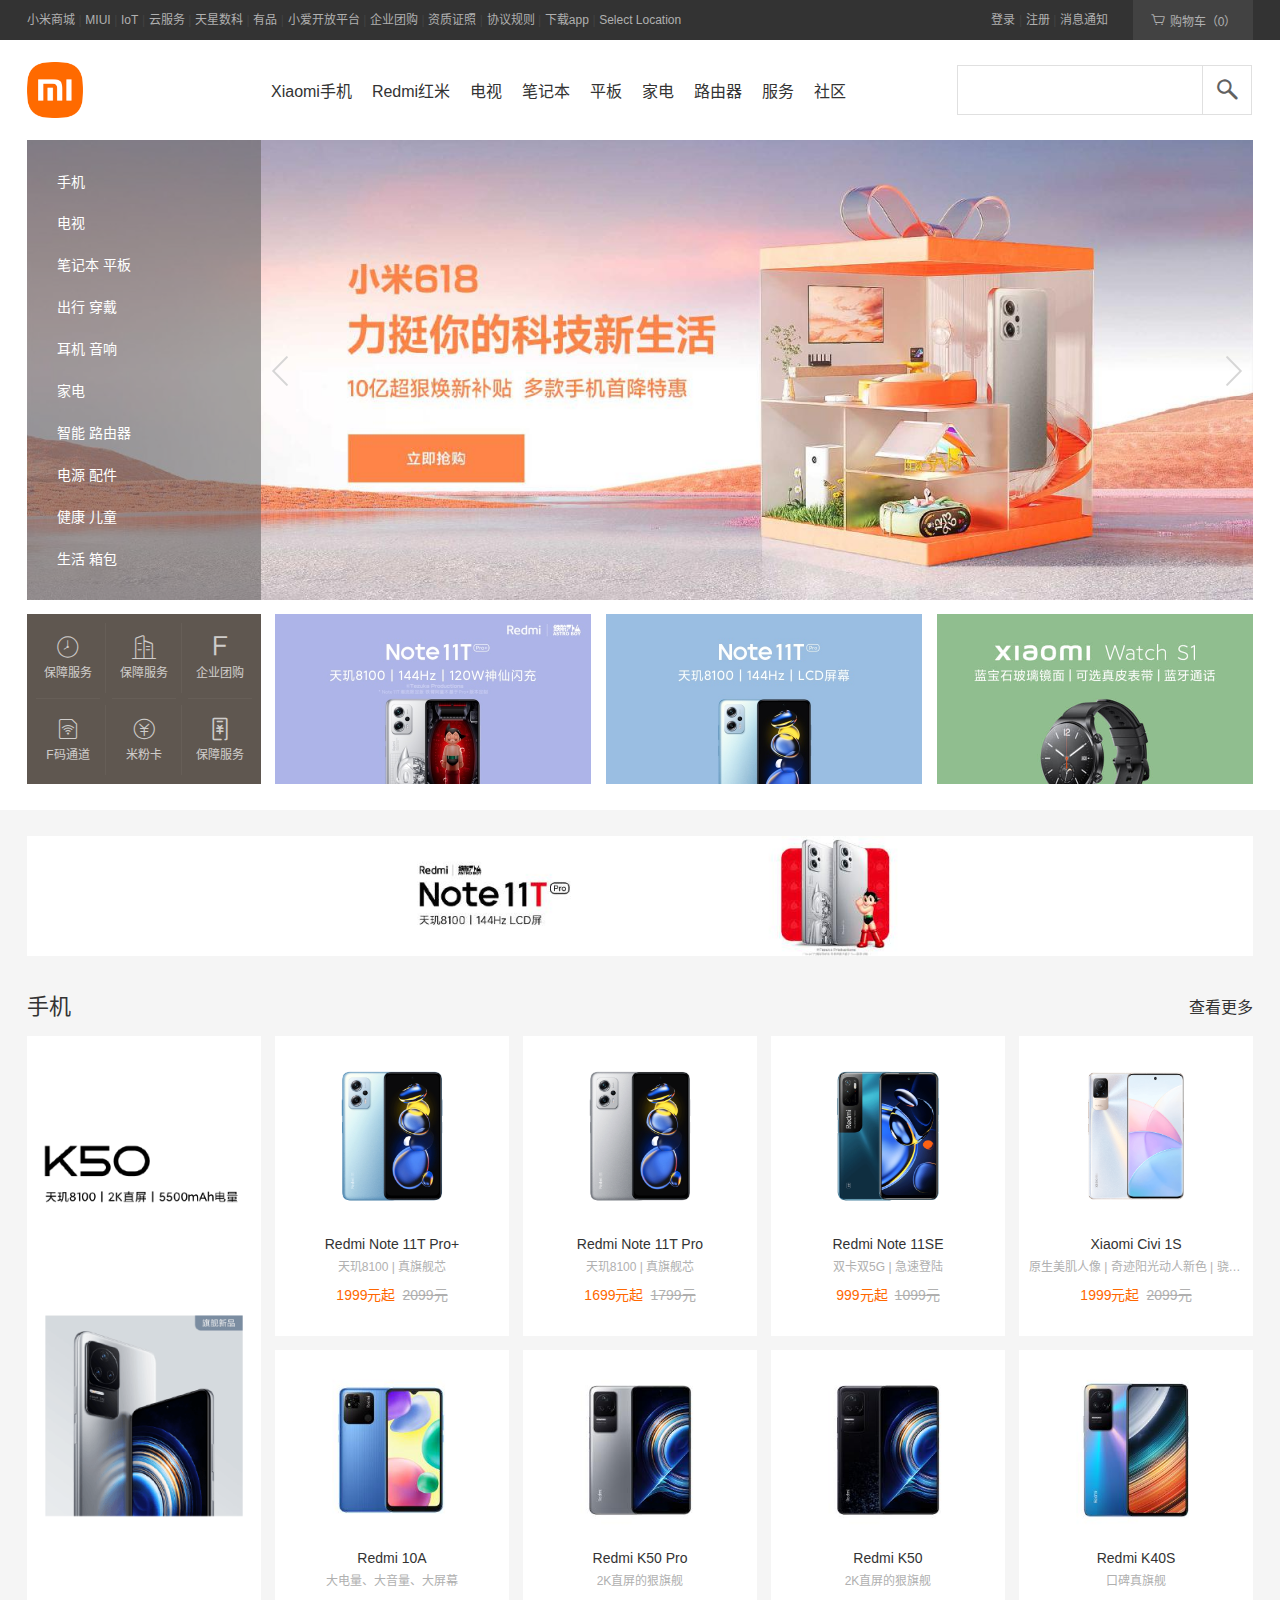
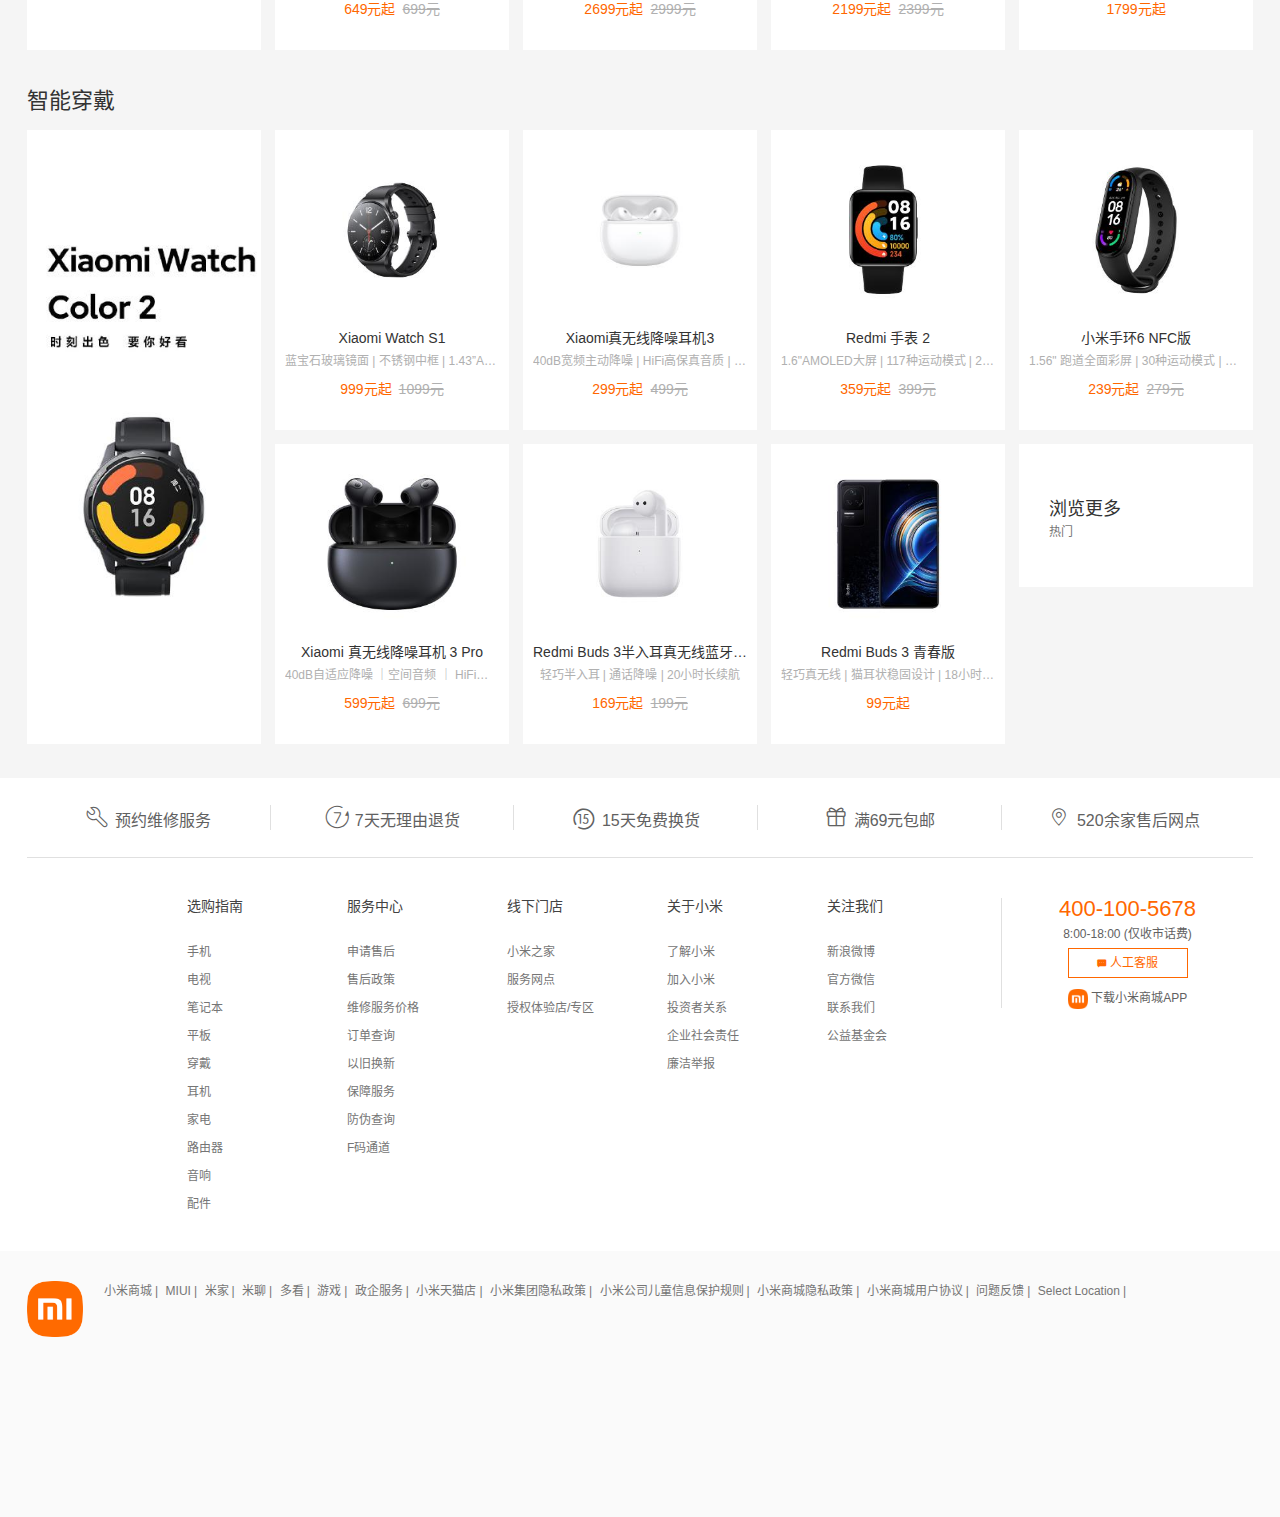
<file: Xiaomi/index.html>
<!DOCTYPE html>
<html lang="zh-CN">
<head>
	<meta charset="UTF-8">
	<meta name="viewport" content="width=device-width, initial-scale=1.0">
	<title>小米商城 - Xiaomi 11 Ultra、Redmi K20 Pro、MIX FOLD, 小米电视官方网站</title>
	<!--以下顺序不能变：网页图标，全局样式，字体图标，自己的样式-->
	<link rel="icon" href="images/favicon.ico">
	<link rel="stylesheet" href="css/reset.css">
	<link rel="stylesheet" href="css/iconfont.css">
	<link rel="stylesheet" href="css/styles.css">
</head>
<body>
	<!--header-->
	<div class="header">
		<div class="container">
			<!--左边的list-->
			<ul class="header-left">
				<li><a href="#">小米商城</a><span>|</span></li>
				<li><a href="#">MIUI</a><span>|</span></li>
				<li><a href="#">IoT</a><span>|</span></li>
				<li><a href="#">云服务</a><span>|</span></li>
				<li><a href="#">天星数科</a><span>|</span></li>
				<li><a href="#">有品</a><span>|</span></li>
				<li><a href="#">小爱开放平台</a><span>|</span></li>
				<li><a href="#">企业团购</a><span>|</span></li>
				<li><a href="#">资质证照</a><span>|</span></li>
				<li><a href="#">协议规则</a><span>|</span></li>
				<li><a href="#">下载app</a><span>|</span>
					<div class="download">
						<a href="#">
							<img src="images/78c30d4f259ed43ab20e810a522a6249.png" alt="">
							<p>小米商城APP</p>
						</a>
					</div>
					<!--那个三角形可以自己画出来！-->
					<!--triangle的div放在download前或后都可以，因为download已经是float的了-->
					<div class="triangle"></div>
				</li>
				<li><a href="#">Select Location</a></li>
			</ul>
			<!--右边的list-->
			<ul class="header-right">
				<li><a href="#">登录</a><span>|</span></li>
				<li><a href="#">注册</a><span>|</span></li>
				<li><a href="#">消息通知</a></li>
				<li class="cart">
					<a href="#">
						<i class="iconfont">&#xe652;</i>购物车（0）
					</a>
					<div class="cart-list">购物车中还没有商品，赶紧选购吧！</div>
				</li>
			</ul>
		</div>
	</div>
	
	<!--navigation bar-->
	<div class="nav">
		<div class="container">
			<div class="logo">
				<a href="#"><img src="images/logo-mi2.png" alt=""></a>
			</div>
			<div class="nav-bar">
				<ul>
					<li>
						<a href="#">Xiaomi手机</a>
						<div class="nav-bar-list"> <!--大概是由于父元素变了所以container约束不到了-->
							<div class="container">
								<ul>
									<li>
										<a href="#">
											<div class="image-div"><img src="images/88ae9b85c5f8fbdae2ea98d58a045e1e.webp" alt=""></div> <!--套这个div是为了加右边框-->
											<!--小米商城官网找不到竖杠相关内容是因为用了伪对象-->
											<p>Xiaomi Civi 1S</p>
											<p>2299元起</p>
									    </a>
								    </li>
								    <li>
										<a href="#">
											<div class="image-div"><img src="images/02ac31f8d3848f71617e074e8e50879e.webp" alt=""></div>
											<p>Xiaomi 12 Pro</p>
											<p>4199元起</p>
									    </a>
								    </li>
								    <li>
										<a href="#">
											<div class="image-div"><img src="images/34eec49ce46adcd4739e60a2b56062fc.webp" alt=""></div>
											<p>Xiaomi 12</p>
											<p>3199元起</p>
									    </a>
								    </li>
								    <li>
										<a href="#">
											<div class="image-div"><img src="images/075d45f17b32b39c98be850a5592bbee.webp" alt=""></div>
											<p>Xiaomi 12 X</p>
											<p>2399元起</p>
									    </a>
								    </li>
								    <li>
										<a href="#">
											<div class="image-div"><img src="images/88ae9b85c5f8fbdae2ea98d58a045e1e.webp" alt=""></div>
											<p>Xiaomi 11 青春活力版</p>
											<p>1799元起</p>
									    </a>
								    </li>
								    <li>
										<a href="#">
											<div class="image-div"><img src="images/88ae9b85c5f8fbdae2ea98d58a045e1e.webp" alt=""></div>
											<p>Xiaomi Civi</p>
											<p>2299元起</p>
									    </a>
								    </li>
								</ul>
							</div>							
						</div>
					</li>
					<li><a href="#">Redmi红米</a></li>
					<li><a href="#">电视</a></li>
					<li><a href="#">笔记本</a></li>
					<li><a href="#">平板</a></li>
					<li><a href="#">家电</a></li>
					<li><a href="#">路由器</a></li>
					<li><a href="#">服务</a></li>
					<li><a href="#">社区</a></li>
				</ul>
			</div>
			<div class="search">
				<input type="text">
				<a href="#" class="iconfont">&#xe60d;</a>
				<div class="search-list">
					<a href="#">全部商品</a>
					<a href="#">黑鲨5</a>
					<a href="#">手机</a>
					<a href="#">洗衣机</a>
					<a href="#">冰箱</a>
					<a href="#">风扇</a>
					<a href="#">净水器</a>
					<a href="#">电视</a>
				</div>
			</div>
		</div>
	</div>

	<!--banner-->
	<div class="banner">
		<div class="container">
			<div class="banner-box"></div>
			<div class="prev"></div>
			<div class="next"></div>
			<div class="slide">
				<ul>
					<li>
						<a href="#">手机<i class="iconfont"></i></a>
						<div class="slide-list list-4">
							<ul>
								<li><a href="#"><img src="images/d8aeccb0bad7f28a44aa89b2ddb51010.png" alt=""><span>Note 11T Pro+</span></a></li>
								<li><a href="#"><img src="images/5cef72d0fea727cdf62b8e18b3d039d1.png" alt=""><span>Note 11T Pro</span></a></li>
								<li><a href="#"><img src="images/6932d946285eb25ea28837eee21cbcd3.png" alt=""><span>Note 11SE</span></a></li>
								<li><a href="#"><img src="images/c680c8d69a77ebfa924af7daa1a854be.png" alt=""><span>Xiaomi Civi 1S</span></a></li>
								<li><a href="#"><img src="images/58eff3ffcf8df68e9ee8bbf90f1e8fa9.png" alt=""><span>黑鲨5 Pro</span></a></li>
								<li><a href="#"><img src="images/a75970583c27c5cfe61f8dcafc3245c1.png" alt=""><span>黑鲨5</span></a></li>
							</ul>
							<ul>
								<li><a href="#"><img src="images/aa7c5302bf6c8e040b084dee50fa699f.webp" alt=""><span>智能家庭</span></a></li>
								<li><a href="#"><img src="images/21fedf7ba9019bce59cbc4856f907076.jpg" alt=""><span>对讲机</span></a></li>
								<li><a href="#"><img src="images/067f4a6f0ffb264ed40734a97deae52d.jpg" alt=""><span>摄像机</span></a></li>
								<li><a href="#"><img src="images/4fb7885d49255b93f7245aa53501294c.jpg" alt=""><span>智能门锁</span></a></li>
								<li><a href="#"><img src="images/feaab5bd13257dbe8f30b80b6a4472be.jpg" alt=""><span>视频门铃</span></a></li>
								<li><a href="#"><img src="images/90b75c1046e486c19f14effd9b45f488.png" alt=""><span>小爱老师</span></a></li>
							</ul>
							<ul>
								<li><a href="#"><img src="images/6c5a536995472fde3a919222adab2778.webp" alt=""><span>Note 11T Pro+</span></a></li>
								<li><a href="#"><img src="images/435f8b56d41de210d1c4598f4f00fa50.webp" alt=""><span>Note 11T Pro</span></a></li>
								<li><a href="#"><img src="images/5ef6c2d63df78e140afab6ac3c088fac.jpg" alt=""><span>Note 11SE</span></a></li>
								<li><a href="#"><img src="images/b1c8b0308b1591ab93b7fe0937a52427.webp" alt=""><span>Xiaomi Civi 1S</span></a></li>
								<li><a href="#"><img src="images/5a18e471294cf49b6937ae90fac6d583.webp" alt=""><span>黑鲨5 Pro</span></a></li>
								<li><a href="#"><img src="images/4670a965ac5f0dd32689e06c27cea78f.webp" alt=""><span>黑鲨5</span></a></li>
							</ul>
							<ul>
								<li><a href="#"><img src="images/6c5a536995472fde3a919222adab2778.webp" alt=""><span>Note 11T Pro+</span></a></li>
								<li><a href="#"><img src="images/435f8b56d41de210d1c4598f4f00fa50.webp" alt=""><span>Note 11T Pro</span></a></li>
								<li><a href="#"><img src="images/5ef6c2d63df78e140afab6ac3c088fac.jpg" alt=""><span>Note 11SE</span></a></li>
								<li><a href="#"><img src="images/b1c8b0308b1591ab93b7fe0937a52427.webp" alt=""><span>Xiaomi Civi 1S</span></a></li>
								<li><a href="#"><img src="images/5a18e471294cf49b6937ae90fac6d583.webp" alt=""><span>黑鲨5 Pro</span></a></li>
								<li><a href="#"><img src="images/4670a965ac5f0dd32689e06c27cea78f.webp" alt=""><span>黑鲨5</span></a></li>
							</ul>
						</div>
					</li>
					<li><a href="#">电视</a></li>
					<li><a href="#">笔记本 平板</a></li>
					<li><a href="#">出行 穿戴</a></li>
					<li><a href="#">耳机 音响</a></li>
					<li><a href="#">家电</a></li>
					<li>
						<a href="#">智能 路由器</a>
						<div class="slide-list list-3">
							<ul>
								<li><a href="#"><img src="images/6c5a536995472fde3a919222adab2778.webp" alt=""><span>CyberDog</span></a></li>
								<li><a href="#"><img src="images/435f8b56d41de210d1c4598f4f00fa50.webp" alt=""><span>MIJIA K歌麦克风</span></a></li>
								<li><a href="#"><img src="images/5ef6c2d63df78e140afab6ac3c088fac.jpg" alt=""><span>打印机</span></a></li>
								<li><a href="#"><img src="images/b1c8b0308b1591ab93b7fe0937a52427.webp" alt=""><span>喷墨打印机</span></a></li>
								<li><a href="#"><img src="images/5a18e471294cf49b6937ae90fac6d583.webp" alt=""><span>喷墨打印机墨水</span></a></li>
								<li><a href="#"><img src="images/4670a965ac5f0dd32689e06c27cea78f.webp" alt=""><span>小米路由器</span></a></li>
							</ul>
							<ul>
								<li><a href="#"><img src="images/aa7c5302bf6c8e040b084dee50fa699f.webp" alt=""><span>智能家庭</span></a></li>
								<li><a href="#"><img src="images/21fedf7ba9019bce59cbc4856f907076.jpg" alt=""><span>对讲机</span></a></li>
								<li><a href="#"><img src="images/067f4a6f0ffb264ed40734a97deae52d.jpg" alt=""><span>摄像机</span></a></li>
								<li><a href="#"><img src="images/4fb7885d49255b93f7245aa53501294c.jpg" alt=""><span>智能门锁</span></a></li>
								<li><a href="#"><img src="images/feaab5bd13257dbe8f30b80b6a4472be.jpg" alt=""><span>视频门铃</span></a></li>
								<li><a href="#"><img src="images/90b75c1046e486c19f14effd9b45f488.png" alt=""><span>小爱老师</span></a></li>
							</ul>
							<ul>
								<li><a href="#"><img src="images/399b717a9d27252f21e32a981403c1c0.webp" alt=""><span>Redmi路由器</span></a></li>
								<li><a href="#"><img src="images/7242436b36197a81d73b67ce6a5f26f5.webp" alt=""><span>小爱音箱</span></a></li>
							</ul>
						</div>
					</li>
					<li>
						<a href="#">电源 配件</a>
						<div class="slide-list list-2">
							<ul>
								<li><a href="#"><img src="images/6c5a536995472fde3a919222adab2778.webp" alt=""><span>CyberDog</span></a></li>
								<li><a href="#"><img src="images/435f8b56d41de210d1c4598f4f00fa50.webp" alt=""><span>MIJIA K歌麦克风</span></a></li>
								<li><a href="#"><img src="images/5ef6c2d63df78e140afab6ac3c088fac.jpg" alt=""><span>打印机</span></a></li>
								<li><a href="#"><img src="images/b1c8b0308b1591ab93b7fe0937a52427.webp" alt=""><span>喷墨打印机</span></a></li>
								<li><a href="#"><img src="images/5a18e471294cf49b6937ae90fac6d583.webp" alt=""><span>喷墨打印机墨水</span></a></li>
								<li><a href="#"><img src="images/4670a965ac5f0dd32689e06c27cea78f.webp" alt=""><span>小米路由器</span></a></li>
							</ul>
							<ul>
								<li><a href="#"><img src="images/aa7c5302bf6c8e040b084dee50fa699f.webp" alt=""><span>智能家庭</span></a></li>
								<li><a href="#"><img src="images/21fedf7ba9019bce59cbc4856f907076.jpg" alt=""><span>对讲机</span></a></li>
								<li><a href="#"><img src="images/067f4a6f0ffb264ed40734a97deae52d.jpg" alt=""><span>摄像机</span></a></li>
								<li><a href="#"><img src="images/4fb7885d49255b93f7245aa53501294c.jpg" alt=""><span>智能门锁</span></a></li>
								<li><a href="#"><img src="images/feaab5bd13257dbe8f30b80b6a4472be.jpg" alt=""><span>视频门铃</span></a></li>
							</ul>
						</div>
					</li>
					<li><a href="#">健康 儿童</a></li>
					<li><a href="#">生活 箱包</a></li>
				</ul>
			</div>
		</div>
	</div>

	<!--Advertisement(未完成)-->
	<div class="adv">
		<div class="container">
			<div class="adv-list">
				<ul>
					<li class="row col">
						<a href="#">
							<i class="iconfont">&#xe65a;</i>
							保障服务
						</a>
					</li>
					<li class="row col">
						<a href="#">
							<i class="iconfont">&#xe646;</i>
							保障服务
						</a>
					</li>
					<li class="row">
						<a href="#">
							<i class="iconfont">&#xf003d;</i>
							企业团购
						</a>
					</li>
					<li class="col">
						<a href="#">
							<i class="iconfont">&#xe894;</i>
							F码通道
						</a>
					</li>
					<li class="col">
						<a href="#">
							<i class="iconfont">&#xe631;</i>
							米粉卡
						</a>
					</li>
					<li>
						<a href="#">
							<i class="iconfont">&#xe66f;</i>
							保障服务
						</a>
					</li>
				</ul>
			</div>
			<div class="adv-picture first-picture"><a href="#"><img src="images/2596938425e8d9019ffae94fbcfa4524.jpg" alt=""></a></div>
			<div class="adv-picture"><a href="#"><img src="images/d0c0c4d84bc85c12d936bf5d8775af44.jpg" alt=""></a></div>
			<div class="adv-picture"><a href="#"><img src="images/28c13d0d11b38ec17fa5d83bc6ba5912.jpg" alt=""></a></div>
		</div>
	</div>

	<!--主题-->
	<div class="page-main">
		<div class="container">
			<!--广告1：手机-->
			<!--长条广告-->
			<div class="long-ad"><a href="#"><img src="images/b2a3468c474addf9140a21cc77a87d5c.jpeg" alt=""></a></div>
			<!--手机块-->
			<div class="main-brick-box">
				<div class="brick-box-title">
					<h2>手机</h2>
					<div class="more"><a href="#">查看更多<i class="iconfont"></i></a></div>
				</div>
				<div class="brick-box-row">
					<a href="#"><img src="images/ac5cafc68c10ce4471869d378f594b52.png" alt=""></a>
					<div class="brick-box-products">
						<ul>
							<li>
								<a href="#">
									<img src="images/211bb83776a8e0c8358732c3f3aa2864.png" alt="">
								    <h3>Redmi Note 11T Pro+</h3>
								    <p>天玑8100 | 真旗舰芯</p>
								    <div>1999元起<span>2099元</span></div>
								</a>
							</li>
							<li>
								<a href="#">
									<img src="images/5713971c4bb6512743dfd06023080268.png" alt="">
								    <h3>Redmi Note 11T Pro</h3>
								    <p>天玑8100 | 真旗舰芯</p>
								    <div>1699元起<span>1799元</span></div>
								</a>
							</li>
							<li>
								<a href="#">
									<img src="images/7fccce9e65aff2d7c913e40f4bee1b0b.png" alt="">
								    <h3>Redmi Note 11SE</h3>
								    <p>双卡双5G | 急速登陆</p>
								    <div>999元起<span>1099元</span></div>
								</a>
							</li>
							<li>
								<a href="#">
									<img src="images/0bcd64f412dfb5e15695fa96d21ecb23.png" alt="">
								    <h3>Xiaomi Civi 1S</h3>
								    <p>原生美肌人像 | 奇迹阳光动人新色 | 骁龙778G Plus</p>
								    <div>1999元起<span>2099元</span></div>
								</a>
							</li>
							<li>
								<a href="#">
									<img src="images/d764150a470174741d8b0b04515f7a78.jpg" alt="">
								    <h3>Redmi 10A</h3>
								    <p>大电量、大音量、大屏幕</p>
								    <div>649元起<span>699元</span></div>
								</a>
							</li>
							<li>
								<a href="#">
									<img src="images/18d2099cb0b05bbd23cb1915dfc9d0d6.jpg" alt="">
								    <h3>Redmi K50 Pro</h3>
								    <p>2K直屏的狠旗舰</p>
								    <div>2699元起<span>2999元</span></div>
								</a>
							</li>
							<li>
								<a href="#">
									<img src="images/28c14106b688ac7ae88e761564789b37.jpg" alt="">
								    <h3>Redmi K50</h3>
								    <p>2K直屏的狠旗舰</p>
								    <div>2199元起<span>2399元</span></div>
								</a>
							</li>
							<li>
								<a href="#">
									<img src="images/28febc579eaea6b07c96c0ec48b89f7a.jpg" alt="">
								    <h3>Redmi K40S</h3>
								    <p>口碑真旗舰</p>
								    <div>1799元起</div>
								</a>
							</li>
						</ul>
					</div>
				</div>
			</div>

			<!--广告2：智能穿戴-->
			<div class="main-brick-box">
				<div class="brick-box-title">
					<h2>智能穿戴</h2>
				</div>
				<div class="brick-box-row">
					<a href="#"><img src="images/9895c56a7b792fb9053e3085fc261072.jpg" alt=""></a>
					<div class="brick-box-products">
						<ul>
							<li>
								<a href="#">
									<img src="images/b8259e8fb355acf168c66f75d375c6af.jpg" alt="">
								    <h3>Xiaomi Watch S1</h3>
								    <p>蓝宝石玻璃镜面 | 不锈钢中框 | 1.43”AMOLED大屏幕</p>
								    <div>999元起<span>1099元</span></div>
								</a>
							</li>
							<li>
								<a href="#">
									<img src="images/0b271a074e087848357aa61ae665b214.jpg" alt="">
								    <h3>Xiaomi真无线降噪耳机3</h3>
								    <p>40dB宽频主动降噪 | HiFi高保真音质 | HRTF专业调音</p>
								    <div>299元起<span>499元</span></div>
								</a>
							</li>
							<li>
								<a href="#">
									<img src="images/f84503dbf5adbdf17111c61d4a7cf893.jpg" alt="">
								    <h3>Redmi 手表 2</h3>
								    <p>1.6"AMOLED大屏 | 117种运动模式 | 24小时心率监测</p>
								    <div>359元起<span>399元</span></div>
								</a>
							</li>
							<li>
								<a href="#">
									<img src="images/b28153b80cb2c67564608e56d5c2f3f3.jpg" alt="">
								    <h3>小米手环6 NFC版</h3>
								    <p>1.56" 跑道全面彩屏 | 30种运动模式 | 24小时心率监测</p>
								    <div>239元起<span>279元</span></div>
								</a>
							</li>
							<li>
								<a href="#">
									<img src="images/0cc4e8e58d7288cd8dff13b98bdc3ea8.jpg" alt="">
								    <h3>Xiaomi 真无线降噪耳机 3 Pro</h3>
								    <p>40dB自适应降噪 ｜空间音频 ｜ HiFi高保真音质</p>
								    <div>599元起<span>699元</span></div>
								</a>
							</li>
							<li>
								<a href="#">
									<img src="images/11570d5371f16d2d9b19f504e09d01f0.jpg" alt="">
								    <h3>Redmi Buds 3半入耳真无线蓝牙耳机</h3>
								    <p>轻巧半入耳 | 通话降噪 | 20小时长续航</p>
								    <div>169元起<span>199元</span></div>
								</a>
							</li>
							<li>
								<a href="#">
									<img src="images/28c14106b688ac7ae88e761564789b37.jpg" alt="">
								    <h3>Redmi Buds 3 青春版</h3>
								    <p>轻巧真无线 | 猫耳状稳固设计 | 18小时长续航</p>
								    <div>99元起</div>
								</a>
							</li>
							<li class="last-item">
								<div>
									<div>浏览更多<small>热门</small></div>
									<i class="iconfont"></i>
								</div>
							</li>
						</ul>
					</div>
				</div>
			</div>

			<!-- 
			<div class="main-brick-box">
				<div class="brick-box-title">
					<h2>家电</h2>
				</div>
				<div class="brick-box-row">
					<a href="#"><div class="double-imgs"></div></a>
					<div class="brick-box-products">
						<ul>
							<li>
								<a href="#">
									<img src="images/b8259e8fb355acf168c66f75d375c6af.jpg" alt="">
								    <h3>Xiaomi Watch S1</h3>
								    <p>蓝宝石玻璃镜面 | 不锈钢中框 | 1.43”AMOLED大屏幕</p>
								    <div>999元起<span>1099元</span></div>
								</a>
							</li>
							<li>
								<a href="#">
									<img src="images/0b271a074e087848357aa61ae665b214.jpg" alt="">
								    <h3>Xiaomi真无线降噪耳机3</h3>
								    <p>40dB宽频主动降噪 | HiFi高保真音质 | HRTF专业调音</p>
								    <div>299元起<span>499元</span></div>
								</a>
							</li>
							<li>
								<a href="#">
									<img src="images/f84503dbf5adbdf17111c61d4a7cf893.jpg" alt="">
								    <h3>Redmi 手表 2</h3>
								    <p>1.6"AMOLED大屏 | 117种运动模式 | 24小时心率监测</p>
								    <div>359元起<span>399元</span></div>
								</a>
							</li>
							<li>
								<a href="#">
									<img src="images/b28153b80cb2c67564608e56d5c2f3f3.jpg" alt="">
								    <h3>小米手环6 NFC版</h3>
								    <p>1.56" 跑道全面彩屏 | 30种运动模式 | 24小时心率监测</p>
								    <div>239元起<span>279元</span></div>
								</a>
							</li>
							<li>
								<a href="#">
									<img src="images/0cc4e8e58d7288cd8dff13b98bdc3ea8.jpg" alt="">
								    <h3>Xiaomi 真无线降噪耳机 3 Pro</h3>
								    <p>40dB自适应降噪 ｜空间音频 ｜ HiFi高保真音质</p>
								    <div>599元起<span>699元</span></div>
								</a>
							</li>
							<li>
								<a href="#">
									<img src="images/11570d5371f16d2d9b19f504e09d01f0.jpg" alt="">
								    <h3>Redmi Buds 3半入耳真无线蓝牙耳机</h3>
								    <p>轻巧半入耳 | 通话降噪 | 20小时长续航</p>
								    <div>169元起<span>199元</span></div>
								</a>
							</li>
							<li>
								<a href="#">
									<img src="images/28c14106b688ac7ae88e761564789b37.jpg" alt="">
								    <h3>Redmi Buds 3 青春版</h3>
								    <p>轻巧真无线 | 猫耳状稳固设计 | 18小时长续航</p>
								    <div>99元起</div>
								</a>
							</li>
							<li class="last-item">
								<div>
									<div>浏览更多<small>热门</small></div>
									<i class="iconfont"></i>
								</div>
							</li>
						</ul>
					</div>
				</div>
			</div> -->

			<!--视频-->
			<!-- <div class="video">
				<div class="brick-box-title">
					<h2>视频</h2>
					<div class="more"><a href="#">查看全部<i class="iconfont"></i></a></div>
				</div>
				<div class="video-box">
					<ul>
						<li class="video-items">
							<a href="#">
								<div class="video-img"></div>
							</a>
						</li>
						<li class="video-items"><a href="#"></a></li>
						<li class="video-items"><a href="#"></a></li>
						<li class="video-items"><a href="#"></a></li>
					</ul>
				</div>
			</div> -->
		</div>
	</div>

	<!--footer-->
	<div class="footer">
		<div class="site-footer">
			<div class="container">
				<div class="footer-service">
					<ul>
						<li><a href="#"><i class="iconfont">&#xe659;</i>预约维修服务</a></li>
						<li><a href="#"><i class="iconfont">&#xe61f;</i>7天无理由退货</a></li>
						<li><a href="#"><i class="iconfont">&#xe606;</i>15天免费换货</a></li>
						<li><a href="#"><i class="iconfont">&#xf01da;</i>满69元包邮</a></li>
						<li><a href="#"><i class="iconfont">&#xe61c;</i>520余家售后网点</a></li>
					</ul>
				</div>
				<div class="footer-links">
					<dl>
						<dt></dt>
					</dl>
					<dl>
						<dt>选购指南</dt>
						<dd><a href="#">手机</a></dd>
						<dd><a href="#">电视</a></dd>
						<dd><a href="#">笔记本</a></dd>
						<dd><a href="#">平板</a></dd>
						<dd><a href="#">穿戴</a></dd>
						<dd><a href="#">耳机</a></dd>
						<dd><a href="#">家电</a></dd>
						<dd><a href="#">路由器</a></dd>
						<dd><a href="#">音响</a></dd>
						<dd><a href="#">配件</a></dd>
					</dl>
					<dl>
						<dt>服务中心</dt>
						<dd><a href="#">申请售后</a></dd>
						<dd><a href="#">售后政策</a></dd>
						<dd><a href="#">维修服务价格</a></dd>
						<dd><a href="#">订单查询</a></dd>
						<dd><a href="#">以旧换新</a></dd>
						<dd><a href="#">保障服务</a></dd>
						<dd><a href="#">防伪查询</a></dd>
						<dd><a href="#">F码通道</a></dd>
					</dl>
					<dl>
						<dt>线下门店</dt>
						<dd><a href="#">小米之家</a></dd>
						<dd><a href="#">服务网点</a></dd>
						<dd><a href="#">授权体验店/专区</a></dd>
					</dl>
					<dl>
						<dt>关于小米</dt>
						<dd><a href="#">了解小米</a></dd>
						<dd><a href="#">加入小米</a></dd>
						<dd><a href="#">投资者关系</a></dd>
						<dd><a href="#">企业社会责任</a></dd>
						<dd><a href="#">廉洁举报</a></dd>
					</dl>
					<dl>
						<dt>关注我们</dt>
						<dd><a href="#">新浪微博</a></dd>
						<dd><a href="#">官方微信</a></dd>
						<dd><a href="#">联系我们</a></dd>
						<dd><a href="#">公益基金会</a></dd>
					</dl>

					<div class="contact">
						<p class="phone">400-100-5678</p>
						<p>8:00-18:00 (仅收市话费)</p>
						<a href="#"><i class="iconfont">&#xe958;</i> 人工客服</a>
						<div class="follow"><img src="images/logo-mi2.png" alt=""> 下载小米商城APP</div>
					</div>
				</div>
			</div>
		</div>
		<div class="site-info">
			<div class="container">
				<img class="logo-bottom" src="images/logo-mi2.png" alt="">
				<div class="info-text">
					<p class="site">
						<a href="#">小米商城</a><span>|</span>
						<a href="#">MIUI</a><span>|</span>
						<a href="#">米家</a><span>|</span>
						<a href="#">米聊</a><span>|</span>
						<a href="#">多看</a><span>|</span>
						<a href="#">游戏</a><span>|</span>
						<a href="#">政企服务</a><span>|</span>
						<a href="#">小米天猫店</a><span>|</span>
						<a href="#">小米集团隐私政策</a><span>|</span>
						<a href="#">小米公司儿童信息保护规则</a><span>|</span>
						<a href="#">小米商城隐私政策</a><span>|</span>
						<a href="#">小米商城用户协议</a><span>|</span>
						<a href="#">问题反馈</a><span>|</span>
						<a href="#">Select Location</a><span>|</span>
					</p>
				</div>
			</div>
		</div>
	</div>
</body>
</html>
</file>
<file: Xiaomi/css/iconfont.css>
@font-face {
  font-family: "iconfont"; /* Project id  */
  src: url('iconfont.ttf?t=1655192626870') format('truetype');
}

.iconfont {
  font-family: "iconfont" !important;
  font-size: 16px;
  font-style: normal;
  -webkit-font-smoothing: antialiased;
  -moz-osx-font-smoothing: grayscale;
}

.icon-F:before {
  content: "\f003d";
}

.icon-15tianwuliyoutuihuo:before {
  content: "\e606";
}

.icon-liwuhuodong:before {
  content: "\f01da";
}

.icon-24huafei:before {
  content: "\e66f";
}

.icon-qian:before {
  content: "\e631";
}

.icon-banshou:before {
  content: "\e659";
}

.icon-wifidianhuaqia:before {
  content: "\e894";
}

.icon-fangdajing:before {
  content: "\e60d";
}

.icon-didian:before {
  content: "\e61c";
}

.icon-24gf-bubbleDots3:before {
  content: "\e958";
}

.icon-qiye:before {
  content: "\e646";
}

.icon-gouwuche:before {
  content: "\e652";
}

.icon-shizhong:before {
  content: "\e65a";
}

.icon-7tiantuihuanhuo:before {
  content: "\e61f";
}
</file>
<file: Xiaomi/css/styles.css>
/*header CSS*/
.header{
	width: 100%;
	height: 40px;
	background-color: #333;
	/*Inheritance Property*/
	line-height: 40px;
	font-size: 12px;
	color: #b0b0b0;
}

.container{
	/*一般还可以加一个height（看情况而定）*/
	margin: 0 auto; /*第一个为上下边距，第二个为左右边距*/
	width: 1226px;
	/*test*/
	/*background-color: red;
	height: 40px;*/
}

.header-left{
	float: left;
}
.header-right{
	float: right;
}

.header li{
	position: relative;
	float: left; /*右浮的话顺序会反过来，所以分块需要在父级就做好*/
}

.header a{
	color: #b0b0b0;
}
.header a:hover{
	color: #fff;
}

.header span{
	color: #424242;
	margin: 0 .3em;
}

.cart{
	position: relative;
	margin-left: 25px;
	height: 40px;
	width: 120px;
	background-color: #424242;
	color: #b0b0b0;
	line-height: 40px;
	/*让鼠标在cart上面就是小手*/
	cursor: pointer;
	transition: all .2s;
}
.cart i{
	margin-right: 4px;
}
.cart:hover{
	background-color: #fff;
	color: #ff6700;
}
.cart:hover a{
	color: #ff6700;
}
/*购物车的近下拉菜单*/
.cart-list{
	z-index: 900;
	width: 316px;
	height: 0; /*为后面做从上往下出现的渐变做铺垫*/
	background-color: #fff;
	box-shadow: 0 2px 10px rgba(0,0,0,.15); /*水平阴影 垂直阴影 模糊度*/
	position: absolute; /*相对于父级的relative定位*/
	top: 40px;
	right: 0;
	color: #424242;
	/*在默认情况下隐藏 - 在height为0的情况下，字体溢出，隐藏*/
	overflow: hidden;
	transition: all .3s;
}
/*在hover到cart上时出现*/
.cart:hover>.cart-list{
	height: 100px;
	line-height: 100px;
}

/*下载app近下拉页面*/
.download{
	z-index: 900;
	width: 124px;
	height: 0;
	overflow: hidden;
	transition: all .3s;
	background-color: #fff;
	box-shadow: 0 1px 5px #aaa;
	position: absolute;
	top: 40px;
	left: 50%;
	margin-left: -62px;
}
.download img{
	width: 90px;
	height: 90px;
	margin-top: 18px;
	margin-bottom: 12px;
}
.download p{
	font-size: 14px;
	line-height: 1;
	color: #333;
}
.header-left>li:hover>.download{ /*这么写确保到download块上就能出浮窗；只有下载APP的li有子代download，所以只有到下载APP上伪类有效*/
	height: 148px;
}
.triangle{
	width: 0;
	height: 0;
	border-bottom: 8px solid #fff;
	border-left: 8px solid transparent;
	border-right: 8px solid transparent;
	position: absolute;
	bottom: 0;
	left: 50%;
	margin-left: -8px;
	display: none;
}
.header-left>li:hover>.triangle{
	display: block;
}

/*navigation bar CSS*/
.nav{
	background-color: #fff;
	width: 100%;
	height: 100px;
	position: relative;

}
.logo{
	width: 62px;
	height: 56px;
	margin-top: 22px;
	float: left;
	text-align: left;
}
.logo img{
	width: 56px;
	height: 56px;
}
.logo img:hover{
	transform: translateX(.5px);
}

.nav-bar{
	width: 868px;
	height: 100px;
	float: left;
	padding-left: 172px;
	box-sizing: border-box;
}
.nav-bar>ul>li{ /*不用nav-bar li是因为接下来li下还会有无序列表*/
	float: left;
	font-size: 16px;
	padding: 38px 10px; /*上下 左右*/
}
.nav-bar>ul>li>a:hover{
	color: #ff6700;
}
/*nav-bar的下拉列表*/
.nav-bar-list{
	z-index: 850;
	display: none;
	width: 100%;
	height: 230px;
	border-top: 1px solid #e0e0e0;
	box-sizing: border-box;
	background-color: #fff;
	box-shadow: 0 3px 4px rgba(0, 0, 0, .18);
	position: absolute;
	left: 0;
	top: 100px;
}
.nav-bar li:hover>.nav-bar-list{ /*这样写保证到nav-bar-list上也会保持存在*/
	display: block;
}
/*下拉列表的内容*/
.nav-bar-list li{
	float: left;
	width: 204px;
	padding-top: 35px; /*下面没设padding是因为整个li是由内容撑起来的*/
}
.nav-bar-list .image-div{
	width: 100%;
	height: 110px;
	border-right: 1px solid #e0e0e0;
	box-sizing: border-box;
	margin-bottom: 20px;
}
.nav-bar-list div img{
	height: 110px;
}
.nav-bar-list p{
	font-size: 12px;
	line-height: 20px;
	color: #333;
}
.nav-bar-list p:nth-of-type(2){
	color: #ff6700;
}
.nav-bar-list li:last-child .image-div{
	border-right: none;
}

.search{
	position: relative;
	width: 296px;
	height: 50px;
	margin-top: 25px;
	float: left;
}
.search>input{
	float: left;
	height: 50px;
	width: 245px;
	border: 1px solid #e0e0e0;
	border-right: none;
	padding: 0px 10px;
	box-sizing: border-box;
	outline: none; /*去掉默认点击后黑框*/
	transition: all .2s;
}
.search>input:hover, .search>input:hover+a{ /*","selector: ||*/
	border-color: #b0b0b0;
}
.search>input:focus, .search>input:focus+a{ /*focus模拟点击*/
	border-color: #ff6700;
}
.search>a{
	width: 50px;
	height: 50px;
	float: left;
	border: 1px solid #e0e0e0;
	box-sizing: border-box;
	font-size: 24px;
	color: #616161;
	line-height: 48px;
	transition: all .2s;
}
.search>a:hover{
	border-color: #ff6700;
	background-color: #ff6700;
	color: #fff;
}
.search-list{
	z-index: 850;
	position: absolute;
	top: 50px;
	width: 246px;
	height: 241px;
	border: 1px solid #ff6700;
	border-top: none;
	box-sizing: border-box;
	background-color: #fff;
	display: none;
}
.search>input:focus~.search-list{
	display: block;
}
.search-list>a{
	box-sizing: border-box;
	display: block;
	width: 243px;
	height: 30px;
	padding: 6px 15px;
	text-align: left;
	font-size: 12px;
	color: #424242;
}

/*Banner CSS*/
.banner{
	height: 460px;
	width: 100%;
}
.banner>.container{
	position: relative;
}
.banner-box{
	height: 460px;
	width: 1226px;
	background-image: url(../images/ab68a46dca21775807ab861d48a26320.jpg);
	background-size: 100%;
	/*animation: banner-1 6s linear infinite;*/
}
.banner-box:hover{
	animation-play-state: paused;
}
@keyframes banner-1{
	0%{
		background-image: url(../images/628a0172dc664f2740250ed9691b65ee.jpg);
	}
	50%{
		background-image: url(../images/008e480893428ae9c9c4452f67a4eec9.jpg);
	}
	100%{
		background-image: url(../images/ab68a46dca21775807ab861d48a26320.jpg);
	}
}
/*滑动门CSS*/
.slide{
	width: 234px;
	height: 460px;
	padding: 20px 0;
	box-sizing: border-box;
	background-color: rgba(105, 101, 101, 0.6);
	position: absolute;
	left: 0;
	top: 0;
}
.slide>ul>li{
	width: 234px;
	height: 42px;
	padding-left: 30px;
	text-align: left;
	line-height: 42px;
	box-sizing: border-box;
	cursor: pointer;
}
.slide>ul>li:hover{
	background-color: #ff6700;
}
.slide>ul>li>a{
	font-size: 14px;
	color: #fff;
}
.slide-list{
	cursor: default;
	display: none;
	height: 456px;
	/*width: 744px;*/
	background-color: #fff;
	position: absolute;
	top: 0;
	left: 234px;
	box-shadow: 0 8px 16px rgba(0, 0, 0, .18);
	border: 1px solid #e0e0e0;
	border-left: none;
	padding-top: 2px;
}
.list-4{
	width: 992px;
}
.list-3{
	width: 744px;
}
.list-2{
	width: 496px;
}
.slide>ul>li:hover>.slide-list{
	display: block;
}
.slide-list>ul{
	cursor: pointer;
	width: 248px;
	float: left;
}
.slide-list li{
	width: 100%;
	height: 76px;
	background-color: #fff;
	padding: 18px 0 18px 20px;
	box-sizing: border-box;
}
.slide-list li:hover span{
	color: #ff6700;
}
.slide-list img{
	width: 40px;
	padding-right: 12px;
}
.slide-list span{
	line-height: 40px;
	color: #333;
	font-size: 14px;
	transition: color .2s;
}
/*左右箭头CSS - 雪碧图*/
.prev, .next{
	cursor: pointer;
	width: 41px;
	height: 69px;
	position: absolute;
	top: 50%; /*应该都翻译为“离top距离50%”类似*/
	margin-top: -34.5px;
	/*雪碧图都是用背景图属性*/
	background-image: url(../images/icon-slides.png);
}
.prev{
	left: 234px;
	/*雪碧图-背景图片定位*/
	background-position: -83px;
}
.next{
	right: 0;
	background-position: -125px;
}
.prev:hover{
	background-position: 0;
}
.next:hover{
	background-position: -42px;
}

/*Advertisement*/
.adv{
	width: 100%;
	height: 170px;
	margin: 14px 0 26px 0;
}
.adv-list{
	width: 228px;
	height: 164px;
	padding: 3px;
	background-color: #5f5750;
	float: left;
}
.adv-list li{
	position: relative;
	width: 70px;
	height: 82px;
	padding: 0 3px;
	float: left;
}
.row::after,.col::before{
	content: "";
	background-color: #665e57;
	position: absolute;
}
.row::after{
	height: 1px;
	width: 64px;
	bottom: 0;
	left: 6px;
}
.col::before{
	width: 1px;
	height: 70px;
	right: 0;
	top: 6px;
}
.adv-list a{
	display: block;
	width: 70px;
	height: 46px;
	padding-top: 18px;
	font-size: 12px;
	color: #fff;
	opacity: .7;
	transition: all .2s;
}
.adv-list a:hover{
	opacity: 1;
}
.adv-list .iconfont{
	display: block;
	font-size: 24px;
	margin: 0 23px 4px 23px;
}
.adv-picture{
	margin-left: 15px;
	width: 316px;
	height: 170px;
	float: left;
	transition: box-shadow .2s linear;
}
.adv-picture:hover{
	box-shadow: 0 15px 30px rgba(0, 0, 0, .1);
}
.adv-picture img{
	width: 100%;
}
.first-picture{
	margin-left: 14px;
}

/*主体*/
.page-main{
	background-color: #f5f5f5;
	width: 100%;
	padding: 4px 0 12px 0;
}
.long-ad{
	margin: 22px 0;
	width: 100%;
	height: 120px;
}
.long-ad img{
	width: 100%;
}
.main-brick-box{
	width: 100%;
	height: 686px;
	margin-bottom: 8px;
}
.brick-box-title{
	/*background-color: lightyellow;*/
	width: 100%;
	height: 58px;
	position: relative;
}
.brick-box-title h2{
	line-height: 58px;
	color: #333;
	font-size: 22px;
	font-weight: 200;
	text-align: left;
}
.brick-box-title .more{
	line-height: 58px;
	color: #424242;
	font-size: 16px;
	position: absolute;
	top: 0;
	right: 0;
}
.more>a{
	transition: all .4s;
}
.more>a:hover{
	color: #ff6700;
}/*icon的设置比较特殊，需要看教程！*/
.brick-box-row{
	width: 100%;
	height: 628px;
}
.brick-box-row>a>img{
	background-color: #fff;
	height: 614px;
	width: 234px;
	float: left;
	transition: all .2s linear;
}
.brick-box-row>a>img:hover, .brick-box-products li:hover{
	box-shadow: 0 15px 30px rgba(0, 0, 0, .1);
	transform: translate3d(0, -2px, 0px);
}

.brick-box-products{
	float: left;
	width: 992px;
	height: 614px;
}
.brick-box-products li{
	transition: all .2s linear;
	width: 234px;
	height: 300px;
	float: left;
	margin: 0 0 14px 14px;
	background-color: #fff;
}
.brick-box-products li>a{
	box-sizing: border-box;
	display: block;
	padding: 20px 0;
	width: 100%;
	height: 100%;
}
.brick-box-products li>a>img{
	width: 160px;
	margin-bottom: 18px;
}
.brick-box-products li>a>h3{
	white-space: nowrap;
	overflow: hidden;
	text-overflow: ellipsis;
	font-size: 14px;
	color: #333;
	font-weight: 400;
	line-height: 21px;
	margin: 0 10px 2px 10px;
}
.brick-box-products li>a>p{
	white-space: nowrap;
	overflow: hidden;
	text-overflow: ellipsis;
	height: 18px;
	font-size: 12px;
	color: #b0b0b0;
	margin: 0 10px 10px 10px;
}
.brick-box-products li>a>div{
	line-height: 21px;
	color: #ff6700;
	font-size: 14px;
}
.brick-box-products li span{
	margin-left: .5em;
	text-decoration: line-through;
	color: #b0b0b0;
}
.brick-box-products li.last-item{
	padding-top: 50px;
	height: 93px;
}
.last-item>div{
	height: 45px;
	cursor: pointer;
	padding: none;
}
.last-item>div>div{
	margin: 0 110px 0 30px;
	text-align: left;
	font-size: 18px;
	color: #333;
	height: 45px;
}
.last-item>div>div>small{
	display: block;
	height: 18px;
	font-size: 12px;
	color: #757575;
	margin-top: 2px;
}
/*.brick-box-row>a>img.double-imgs{
	height: 300px;
	width: 234px;
	background-color: lightyellow;
}*/

/*video*/
.video{
	width: 100%;
	height: 357px;
	background-color: lightyellow;
}
.video-box .video-items{
	width: 296px;
	height: 285px;
	margin-bottom: 14px;
	margin-right: 14px;
	background-color: lightpink;
	float: left;
}
.video-box .video-items:last-child{
	margin-right: 0;
}

/*footer*/
.site-footer{
	width: 100%;
	height: 472.5px;
	background-color: #fff;
}
.site-info{
	width: 100%;
	height: 206px;
	background-color: #fafafa;
	padding: 30px 0;
}
.footer-service{
	width: 100%;
	height: 80px;
	padding: 27px 0;
	border-bottom: 1px solid #e0e0e0;
	box-sizing: border-box;
	background-color: #fff;
}
.footer-service li{
	float: left;
	width: 19.8%;
	height: 25px;
	line-height: 25px;
	border-right: 1px solid #e0e0e0;
}
.footer-service li:last-child{
	border-right: none;
}
.footer-service a{
	color: #616161;
	transition: all .2s;
}
.footer-service a>i{
	font-size: 24px;
	margin-right: 6px;
}
.footer-service a:hover{
	color: #ff6700;
}
.footer-links{
	width: 100%;
	height: 312.5px;
	padding: 40px 0;
}
.footer-links dl{
	text-align: left;
	width: 160px;
	float: left;
}
.footer-links dt{
	color: #424242;
	line-height: 1.25;
	font-size: 14px;
	margin-bottom: 26px;
}
.footer-links dd>a{
	display: block;
	height: 18px;
	font-size: 12px;
	margin-top: 10px;
	color: #757575;
}
.footer-links dd>a:hover{
	color: #ff6700;
}
.contact{
	width: 251px;
	height: 110px;
	border-left: 1px solid #e0e0e0;
	float: right;
}
.phone{
	font-size: 22px;
	line-height: 1;
	color: #ff6700;
	margin-bottom: 5px;
}
.phone+p{
	font-size: 12px;
	line-height: 18px;
	color: #616161;
	margin-bottom: 5px;
}
.contact a{
	display: inline-block;
	width: 118px;
	height: 28px;
	border: 1px solid #ff6700;
	color: #ff6700;
	font-size: 12px;
	line-height: 28px;
	transition: all .4s;
}
.contact a>i{
	font-size: 10px;
}
.contact a:hover{
	background-color: #ff6700;
	color: #fff;
}
.follow{
	width: 251px;
	height: 20px;
	margin-top: 10px;
	color: #616161;
	font-size: 12px;
	line-height: 20px;
}
.follow img{
	width: 20px;
}

.logo-bottom{
	width: 56px;
	float: left;
}
.info-text{
	width: 1149px;
	padding-left: 77px;
}
.site{
	text-align: left;
	float: left;
}
.site a,.site span{
	font-size: 12px;
	line-height: 18px;
	color: #757575;
}
.site span{
	display: inline-block;
	padding: 0 3px;
}
</file>
